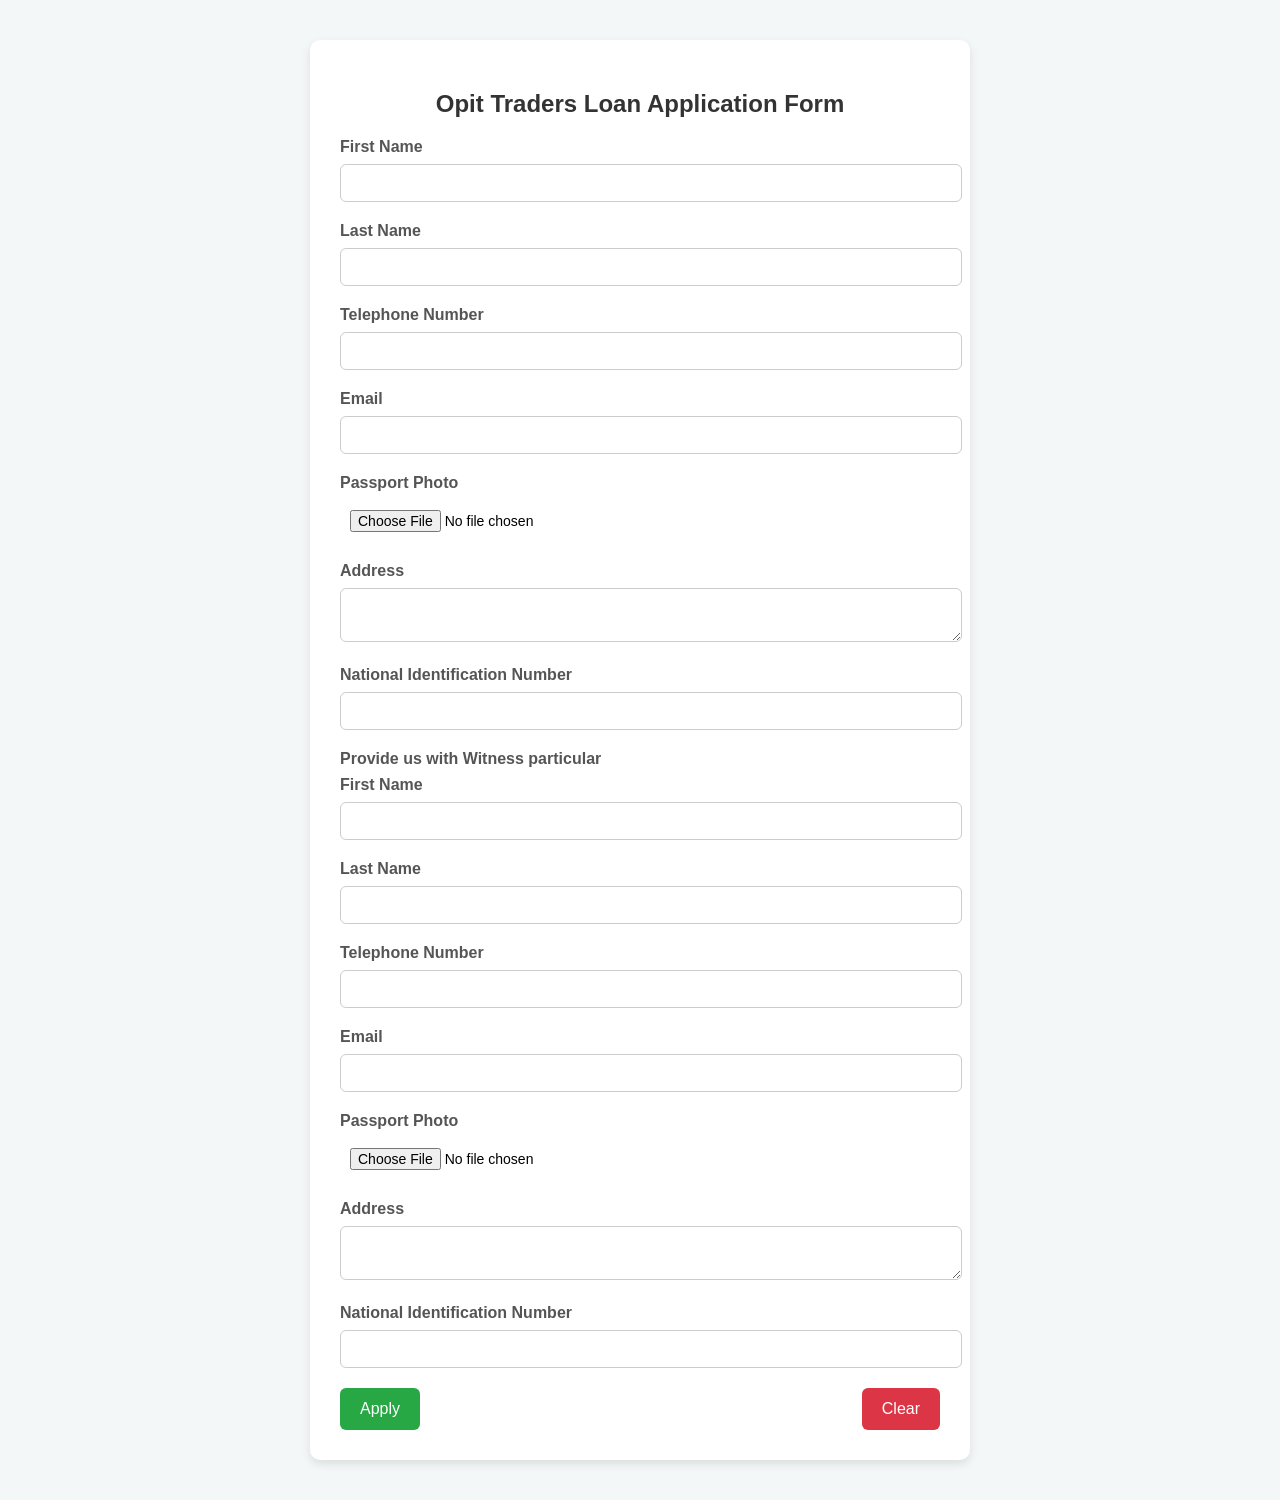
<file: loan.html>
<!DOCTYPE html>
<html lang="en">
<head>
  <meta charset="UTF-8">
  <meta name="viewport" content="width=device-width, initial-scale=1.0">
  <title>Loan Application Form</title>
  <style>
    body {
      font-family: Arial, sans-serif;
      background: #f4f7f8;
      margin: 0;
      padding: 0;
    }
    .container {
      max-width: 600px;
      margin: 40px auto;
      background: #fff;
      padding: 30px;
      border-radius: 10px;
      box-shadow: 0 4px 10px rgba(0,0,0,0.1);
    }
    h2 {
      text-align: center;
      color: #333;
    }
    label {
      display: block;
      margin-bottom: 8px;
      font-weight: bold;
      color: #555;
    }
    input, textarea {
      width: 100%;
      padding: 10px;
      margin-bottom: 20px;
      border: 1px solid #ccc;
      border-radius: 6px;
      font-size: 14px;
    }
    input[type="file"] {
      border: none;
    }
    .buttons {
      display: flex;
      justify-content: space-between;
    }
    button {
      padding: 12px 20px;
      border: none;
      border-radius: 6px;
      font-size: 16px;
      cursor: pointer;
      transition: background 0.3s ease;
    }
    .apply {
      background: #28a745;
      color: #fff;
    }
    .apply:hover {
      background: #218838;
    }
    .clear {
      background: #dc3545;
      color: #fff;
    }
    .clear:hover {
      background: #c82333;
    }
    @media (max-width: 600px) {
      .buttons {
        flex-direction: column;
      }
      button {
        width: 100%;
        margin-bottom: 10px;
      }
    }
  </style>
</head>
<body>
  <div class="container">
    <h2>Opit Traders Loan Application Form</h2>
    <form id="loanForm">
      <label for="fname">First Name</label>
      <input type="text" id="fname" name="fname" required>

      <label for="lname">Last Name</label>
      <input type="text" id="lname" name="lname" required>

      <label for="phone">Telephone Number</label>
      <input type="tel" id="phone" name="phone" required>

      <label for="email">Email</label>
      <input type="email" id="email" name="email" required>

      <label for="photo">Passport Photo</label>
      <input type="file" id="photo" name="photo" accept="image/*" required>

      <label for="address">Address</label>
      <textarea id="address" name="address" required></textarea>

      <label for="nid">National Identification Number</label>
      <input type="text" id="nid" name="nid" required>


      <!--witness section for the application-->

      <label for="witness" alignment="center"><b>Provide us with Witness particular</b></label>
      <label for="fname">First Name</label>
      <input type="text" id="fname" name="fname" required>

      <label for="lname">Last Name</label>
      <input type="text" id="lname" name="lname" required>

      <label for="phone">Telephone Number</label>
      <input type="tel" id="phone" name="phone" required>

      <label for="email">Email</label>
      <input type="email" id="email" name="email" required>

      <label for="photo">Passport Photo</label>
      <input type="file" id="photo" name="photo" accept="image/*" required>

      <label for="address">Address</label>
      <textarea id="address" name="address" required></textarea>

      <label for="nid">National Identification Number</label>
      <input type="text" id="nid" name="nid" required>
      <div class="buttons">
        <button type="submit" class="apply">Apply</button>
        <button type="reset" class="clear">Clear</button>
      </div>
    </form>
  </div>

  <script>
    document.getElementById("loanForm").addEventListener("submit", function(event) {
      event.preventDefault();
      alert("Application submitted successfully for review!");
    });
  </script>
</body>
</html>
</file>
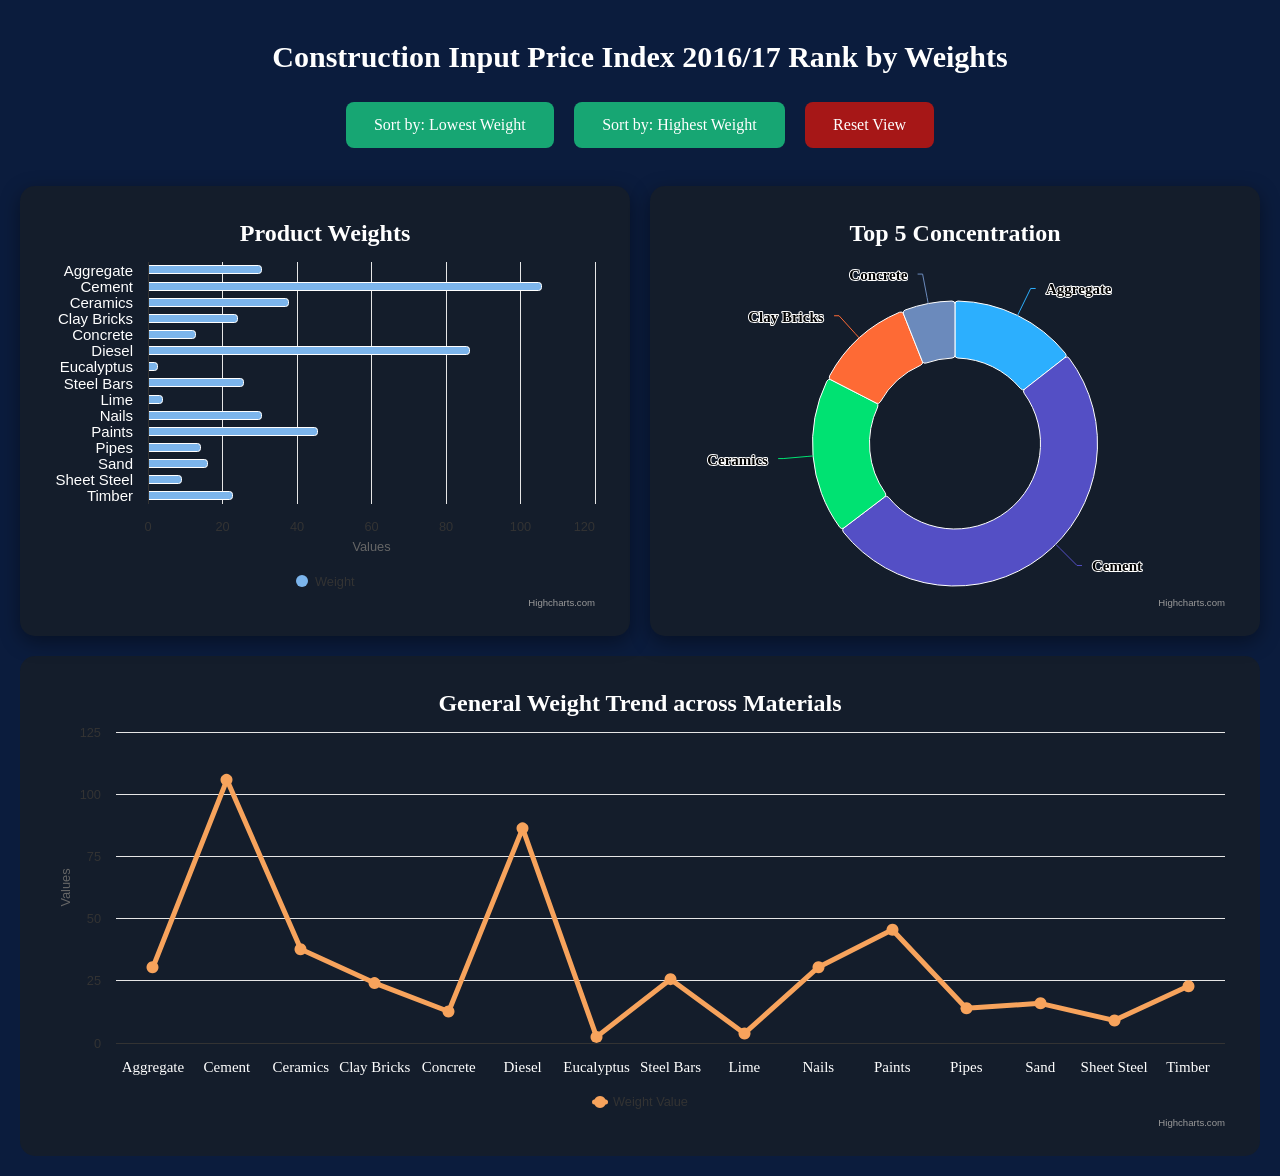
<file: topproductweight.html>
<!DOCTYPE html>
<html lang="en">
<head>
    <meta charset="UTF-8">
    <meta name="viewport" content="width=device-width, initial-scale=1.0">
    <title>Construction Data Dashboard</title>
    <script src="highcharts.js"></script>
    <style>
        *,::before,::after { box-sizing: border-box; }
        body { font-family: 'Times New Roman', serif; background: #0b1c3d; color: white; margin: 0; padding: 20px; font-size: 18px; }
        .controls { text-align: center; margin-bottom: 30px; }
        button { padding: 14px 28px; margin: 8px; border-radius: 8px; border: none; cursor: pointer; font-size: 16px; font-family: 'Times New Roman', serif; background: #17a673; color: white; transition: 0.3s; }
        button:hover { background: #2e59d9; }
        
        .top-row { display: grid; grid-template-columns: repeat(auto-fit, minmax(300px, 1fr)); gap: 20px; margin-bottom: 20px; }
        .chart-box {width: 100%; background: #141d2b; padding: 25px; border-radius: 15px; box-shadow: 0 6px 20px rgba(0,0,0,0.4); }
        #zigzagChart { width: 100%; height: 500px; background: #141d2b; border-radius: 15px; padding: 25px; margin-top: 20px; }
/* Responsive Grid: Changes to 1 column on mobile, removes horizontal scroll */


/* Media Query for very small devices */
@media (max-width: 400px) {
    .chart-box { padding: 10px; }
    button { width: 100%; margin: 5px 0; }
}


    </style>
</head>
<body>

<h1 style="text-align:center; font-size: 30px; font-family: 'Times New Roman';">Construction Input Price Index 2016/17 Rank by Weights</h1>

<div class="controls">
    <button onclick="updateData('asc')">Sort by: Lowest Weight</button>
    <button onclick="updateData('desc')">Sort by: Highest Weight</button>
    <button onclick="updateData('reset')" style="background: #a61717;">Reset View</button>
</div>

<div class="top-row">
    <div class="chart-box" id="barChart"></div>
    <div class="chart-box" id="donutChart"></div>
</div>

<div id="zigzagChart"></div>

<script>
    const originalProducts = [
        {name:"Aggregate", weight:30.4496}, {name:"Cement", weight:105.7605}, {name:"Ceramics", weight:37.6980},
        {name:"Clay Bricks", weight:24.0773}, {name:"Concrete", weight:12.6706}, {name:"Diesel", weight:86.2827},
        {name:"Eucalyptus", weight:2.4599}, {name:"Steel Bars", weight:25.6560}, {name:"Lime", weight:3.8459},
        {name:"Nails", weight:30.4726}, {name:"Paints", weight:45.5466}, {name:"Pipes", weight:13.9662},
        {name:"Sand", weight:15.9509}, {name:"Sheet Steel", weight:9.0705}, {name:"Timber", weight:22.7874}
    ];

    function createCharts(data) {
        // Bar Chart
        Highcharts.chart('barChart', {
            chart: { type: 'bar', backgroundColor: 'transparent' },
            title: { text: 'Product Weights', style: { color: 'white', fontSize: '24px', fontFamily: 'Times New Roman'} },
            xAxis: { categories: data.map(p => p.name), labels: { style: { color: 'white', fontSize: '15px' } } },
            series: [{ name: 'Weight', data: data.map(p => p.weight), color: '#7cb5ec' }]
        });

        // Donut Chart
        Highcharts.chart('donutChart', {
            chart: { type: 'pie', backgroundColor: 'transparent' },
            title: { text: 'Top 5 Concentration', style: { color: 'white', fontSize: '24px', fontFamily: 'Times New Roman' } },
            plotOptions: { pie: { innerSize: '60%', dataLabels: { style: { fontSize: '15px', fontFamily: 'Times New Roman' } } } },
            series: [{ data: data.slice(0, 5).map(p => ({ name: p.name, y: p.weight })) }]
        });

        // Zigzag Line Chart
        Highcharts.chart('zigzagChart', {
            chart: { type: 'line', backgroundColor: 'transparent' },
            title: { text: 'General Weight Trend across Materials', style: { color: 'white', fontSize: '24px', fontFamily: 'Times New Roman' } },
            xAxis: { categories: data.map(p => p.name), labels: { style: { color: 'white', fontSize: '15px', fontFamily: 'Times New Roman' } } },
            series: [{ name: 'Weight Value', data: data.map(p => p.weight), color: '#f7a35c', lineWidth: 5, marker: { radius: 6 } }]
        });
    }

    function updateData(action) {
        let sorted;
        if (action === 'reset') {
            sorted = [...originalProducts];
        } else {
            sorted = [...originalProducts].sort((a, b) => action === 'asc' ? a.weight - b.weight : b.weight - a.weight);
        }
        createCharts(sorted);
    }

    createCharts(originalProducts);
</script>
</body>
</html>
</file>
